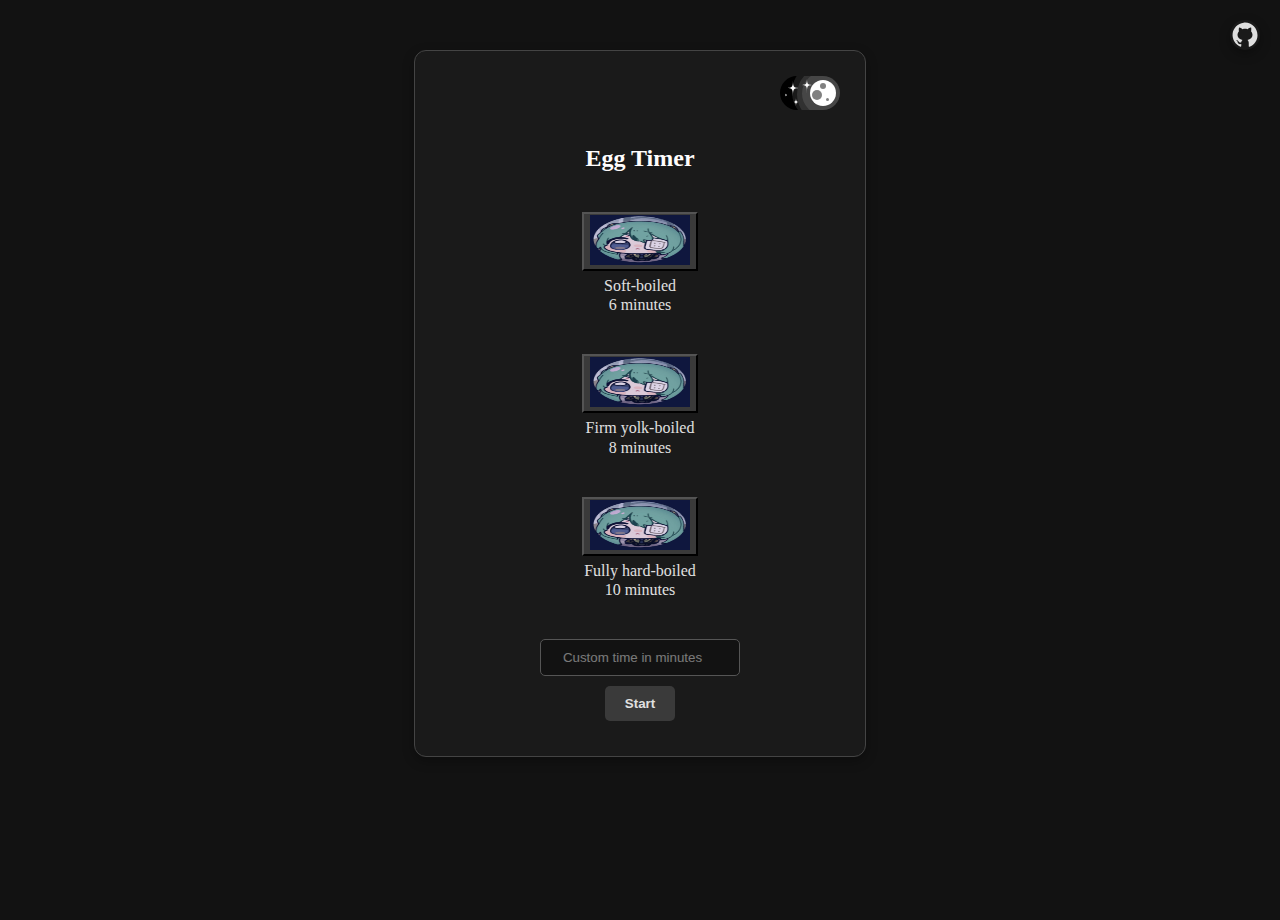
<file: index.html>
<!DOCTYPE html>
<html lang="en">
<head>
    <meta charset="UTF-8">
    <meta name="viewport" content="width=device-width, initial-scale=1.0">
    <link rel="stylesheet" href="css/styles.css">
    <title>Egg Timer</title>
</head>
<body>

    
    <div class="parent">
          <!-- From Uiverse.io by RiccardoRapelli --> 
           <!-- Dark Mode Toggle -->
<label class="switch">
  <input id="input" type="checkbox" checked="darkTheme" />
  <div class="slider round">
    <div class="sun-moon">
      <svg id="moon-dot-1" class="moon-dot" viewBox="0 0 100 100">
        <circle cx="50" cy="50" r="50"></circle>
      </svg>
      <svg id="moon-dot-2" class="moon-dot" viewBox="0 0 100 100">
        <circle cx="50" cy="50" r="50"></circle>
      </svg>
      <svg id="moon-dot-3" class="moon-dot" viewBox="0 0 100 100">
        <circle cx="50" cy="50" r="50"></circle>
      </svg>
      <svg id="light-ray-1" class="light-ray" viewBox="0 0 100 100">
        <circle cx="50" cy="50" r="50"></circle>
      </svg>
      <svg id="light-ray-2" class="light-ray" viewBox="0 0 100 100">
        <circle cx="50" cy="50" r="50"></circle>
      </svg>
      <svg id="light-ray-3" class="light-ray" viewBox="0 0 100 100">
        <circle cx="50" cy="50" r="50"></circle>
      </svg>

      <svg id="cloud-1" class="cloud-dark" viewBox="0 0 100 100">
        <circle cx="50" cy="50" r="50"></circle>
      </svg>
      <svg id="cloud-2" class="cloud-dark" viewBox="0 0 100 100">
        <circle cx="50" cy="50" r="50"></circle>
      </svg>
      <svg id="cloud-3" class="cloud-dark" viewBox="0 0 100 100">
        <circle cx="50" cy="50" r="50"></circle>
      </svg>
      <svg id="cloud-4" class="cloud-light" viewBox="0 0 100 100">
        <circle cx="50" cy="50" r="50"></circle>
      </svg>
      <svg id="cloud-5" class="cloud-light" viewBox="0 0 100 100">
        <circle cx="50" cy="50" r="50"></circle>
      </svg>
      <svg id="cloud-6" class="cloud-light" viewBox="0 0 100 100">
        <circle cx="50" cy="50" r="50"></circle>
      </svg>
    </div>
    <div class="stars">
      <svg id="star-1" class="star" viewBox="0 0 20 20">
        <path
          d="M 0 10 C 10 10,10 10 ,0 10 C 10 10 , 10 10 , 10 20 C 10 10 , 10 10 , 20 10 C 10 10 , 10 10 , 10 0 C 10 10,10 10 ,0 10 Z"
        ></path>
      </svg>
      <svg id="star-2" class="star" viewBox="0 0 20 20">
        <path
          d="M 0 10 C 10 10,10 10 ,0 10 C 10 10 , 10 10 , 10 20 C 10 10 , 10 10 , 20 10 C 10 10 , 10 10 , 10 0 C 10 10,10 10 ,0 10 Z"
        ></path>
      </svg>
      <svg id="star-3" class="star" viewBox="0 0 20 20">
        <path
          d="M 0 10 C 10 10,10 10 ,0 10 C 10 10 , 10 10 , 10 20 C 10 10 , 10 10 , 20 10 C 10 10 , 10 10 , 10 0 C 10 10,10 10 ,0 10 Z"
        ></path>
      </svg>
      <svg id="star-4" class="star" viewBox="0 0 20 20">
        <path
          d="M 0 10 C 10 10,10 10 ,0 10 C 10 10 , 10 10 , 10 20 C 10 10 , 10 10 , 20 10 C 10 10 , 10 10 , 10 0 C 10 10,10 10 ,0 10 Z"
        ></path>
      </svg>
    </div>
  </div>
</label>
        <div class="header">
          <div class="title">
              <h1>Egg Timer</h1>
          </div>
        </div>
        <div class="div1">
            <button id='soft-boiled' onclick=myFunction()>
                <img src="images/egg.jpg" alt="Button Image" width="100" height="50">
              </button>
                <div class="eggtext">
                    <p>Soft-boiled</p>
                    <p>6 minutes</p>
                </div>
        </div>
        <div class="div2">      
                <button id="firm-yolk" onclick=myFunction()>
                    <img src="images/egg.jpg" alt="Button Image" width="100" height="50">
                  </button>
                    <div class="eggtext">
                        <p>Firm yolk-boiled</p>
                        <p>8 minutes</p>
                    </div>
            </div>
        <div class="div3">
                <button id="hard-boiled" onclick=myFunction()>
                    <img src="images/egg.jpg" alt="Button Image" width="100" height="50">
                  </button>
                    <div class="eggtext">
                        <p>Fully hard-boiled</p>
                        <p>10 minutes</p>
                    </div>
            </div>
        
        <div class="div4">
            <input type="number" id="Custom" placeholder="Custom time in minutes" min="0">
            <button id="startButton" class='egg-button'>Start</button>
        </div>
  </div>
  <div class="socials">
    <a class="link"
     href="https://github.com/szarie/egg_timer" 
     aria-label="Project GitHub" target="_blank"
      rel="noopener noreferrer">
          <svg xmlns="http://www.w3.org/2000/svg" viewBox="0 0 24 24" width="24px" height="24px">    
            <path d="M10.9,2.1c-4.6,0.5-8.3,4.2-8.8,8.7c-0.5,4.7,2.2,8.9,6.3,10.5C8.7,21.4,9,21.2,9,20.8v-1.6c0,0-0.4,0.1-0.9,0.1 c-1.4,0-2-1.2-2.1-1.9c-0.1-0.4-0.3-0.7-0.6-1C5.1,16.3,5,16.3,5,16.2C5,16,5.3,16,5.4,16c0.6,0,1.1,0.7,1.3,1c0.5,0.8,1.1,1,1.4,1 c0.4,0,0.7-0.1,0.9-0.2c0.1-0.7,0.4-1.4,1-1.8c-2.3-0.5-4-1.8-4-4c0-1.1,0.5-2.2,1.2-3C7.1,8.8,7,8.3,7,7.6c0-0.4,0-0.9,0.2-1.3 C7.2,6.1,7.4,6,7.5,6c0,0,0.1,0,0.1,0C8.1,6.1,9.1,6.4,10,7.3C10.6,7.1,11.3,7,12,7s1.4,0.1,2,0.3c0.9-0.9,2-1.2,2.5-1.3 c0,0,0.1,0,0.1,0c0.2,0,0.3,0.1,0.4,0.3C17,6.7,17,7.2,17,7.6c0,0.8-0.1,1.2-0.2,1.4c0.7,0.8,1.2,1.8,1.2,3c0,2.2-1.7,3.5-4,4 c0.6,0.5,1,1.4,1,2.3v2.6c0,0.3,0.3,0.6,0.7,0.5c3.7-1.5,6.3-5.1,6.3-9.3C22,6.1,16.9,1.4,10.9,2.1z"/>
          </svg>
        </a>
  </div>

  <div class="music-section">
    <iframe style="border-radius:12px"
     src="https://open.spotify.com/embed/playlist/4qxqza5NHIKCE3Vs1TDAFQ?utm_source=generator"
      width="100%"
      height="152"
      frameBorder="0"
      allowfullscreen=""
      allow="autoplay; clipboard-write; encrypted-media; fullscreen; picture-in-picture" 
      loading="lazy"></iframe>
  </div>
    <script src="js/script.js"></script>
</body>
</html>
</file>
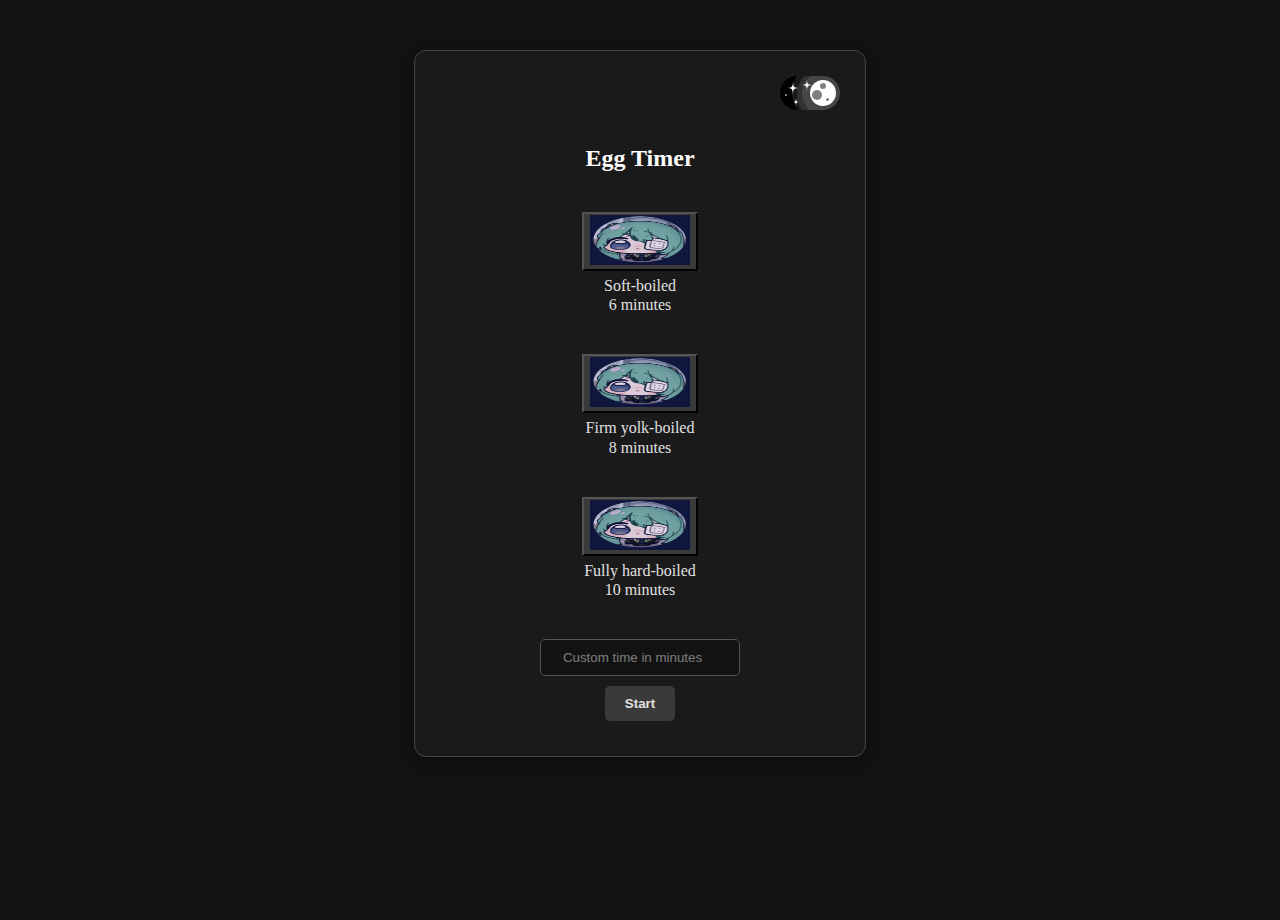
<file: egg-timer/templates/index.html>
<!DOCTYPE html>
<html lang="en">
<head>
    <meta charset="UTF-8">
    <meta name="viewport" content="width=device-width, initial-scale=1.0">
    <link rel="stylesheet" href="/egg-timer/static/css/styles.css">
    <title>Egg Timerasd</title>
</head>
<body>

    
    <div class="parent">
          <!-- From Uiverse.io by RiccardoRapelli --> 
           <!-- Dark Mode Toggle -->
<label class="switch">
  <input id="input" type="checkbox" checked="darkTheme" />
  <div class="slider round">
    <div class="sun-moon">
      <svg id="moon-dot-1" class="moon-dot" viewBox="0 0 100 100">
        <circle cx="50" cy="50" r="50"></circle>
      </svg>
      <svg id="moon-dot-2" class="moon-dot" viewBox="0 0 100 100">
        <circle cx="50" cy="50" r="50"></circle>
      </svg>
      <svg id="moon-dot-3" class="moon-dot" viewBox="0 0 100 100">
        <circle cx="50" cy="50" r="50"></circle>
      </svg>
      <svg id="light-ray-1" class="light-ray" viewBox="0 0 100 100">
        <circle cx="50" cy="50" r="50"></circle>
      </svg>
      <svg id="light-ray-2" class="light-ray" viewBox="0 0 100 100">
        <circle cx="50" cy="50" r="50"></circle>
      </svg>
      <svg id="light-ray-3" class="light-ray" viewBox="0 0 100 100">
        <circle cx="50" cy="50" r="50"></circle>
      </svg>

      <svg id="cloud-1" class="cloud-dark" viewBox="0 0 100 100">
        <circle cx="50" cy="50" r="50"></circle>
      </svg>
      <svg id="cloud-2" class="cloud-dark" viewBox="0 0 100 100">
        <circle cx="50" cy="50" r="50"></circle>
      </svg>
      <svg id="cloud-3" class="cloud-dark" viewBox="0 0 100 100">
        <circle cx="50" cy="50" r="50"></circle>
      </svg>
      <svg id="cloud-4" class="cloud-light" viewBox="0 0 100 100">
        <circle cx="50" cy="50" r="50"></circle>
      </svg>
      <svg id="cloud-5" class="cloud-light" viewBox="0 0 100 100">
        <circle cx="50" cy="50" r="50"></circle>
      </svg>
      <svg id="cloud-6" class="cloud-light" viewBox="0 0 100 100">
        <circle cx="50" cy="50" r="50"></circle>
      </svg>
    </div>
    <div class="stars">
      <svg id="star-1" class="star" viewBox="0 0 20 20">
        <path
          d="M 0 10 C 10 10,10 10 ,0 10 C 10 10 , 10 10 , 10 20 C 10 10 , 10 10 , 20 10 C 10 10 , 10 10 , 10 0 C 10 10,10 10 ,0 10 Z"
        ></path>
      </svg>
      <svg id="star-2" class="star" viewBox="0 0 20 20">
        <path
          d="M 0 10 C 10 10,10 10 ,0 10 C 10 10 , 10 10 , 10 20 C 10 10 , 10 10 , 20 10 C 10 10 , 10 10 , 10 0 C 10 10,10 10 ,0 10 Z"
        ></path>
      </svg>
      <svg id="star-3" class="star" viewBox="0 0 20 20">
        <path
          d="M 0 10 C 10 10,10 10 ,0 10 C 10 10 , 10 10 , 10 20 C 10 10 , 10 10 , 20 10 C 10 10 , 10 10 , 10 0 C 10 10,10 10 ,0 10 Z"
        ></path>
      </svg>
      <svg id="star-4" class="star" viewBox="0 0 20 20">
        <path
          d="M 0 10 C 10 10,10 10 ,0 10 C 10 10 , 10 10 , 10 20 C 10 10 , 10 10 , 20 10 C 10 10 , 10 10 , 10 0 C 10 10,10 10 ,0 10 Z"
        ></path>
      </svg>
    </div>
  </div>
</label>
        <div class="header">
          <div class="title">
              <h1>Egg Timer</h1>
          </div>
        </div>
        <div class="div1">
            <button id='soft-boiled' onclick=myFunction()>
                <img src="/egg-timer/static/images/egg.jpg" alt="Button Image" width="100" height="50">
              </button>
                <div class="eggtext">
                    <p>Soft-boiled</p>
                    <p>6 minutes</p>
                </div>
        </div>
        <div class="div2">      
                <button id="firm-yolk" onclick=myFunction()>
                    <img src="/egg-timer/static/images/egg.jpg" alt="Button Image" width="100" height="50">
                  </button>
                    <div class="eggtext">
                        <p>Firm yolk-boiled</p>
                        <p>8 minutes</p>
                    </div>
            </div>
        <div class="div3">
                <button id="hard-boiled" onclick=myFunction()>
                    <img src="/egg-timer/static/images/egg.jpg" alt="Button Image" width="100" height="50">
                  </button>
                    <div class="eggtext">
                        <p>Fully hard-boiled</p>
                        <p>10 minutes</p>
                    </div>
            </div>
        
        <div class="div4">
            <input type="number" id="Custom" placeholder="Custom time in minutes" min="0">
            <button id="startButton" class='egg-buttton'>Start</button>
        </div>
  </div>
  <div class="music-section">
    <iframe style="border-radius:12px"
     src="https://open.spotify.com/embed/playlist/4qxqza5NHIKCE3Vs1TDAFQ?utm_source=generator"
      width="100%"
      height="152"
      frameBorder="0"
      allowfullscreen=""
      allow="autoplay; clipboard-write; encrypted-media; fullscreen; picture-in-picture" 
      loading="lazy"></iframe>
  </div>
    <script src="/egg-timer/static/js/script.js"></script>
</body>
</html>
</file>
<file: css/styles.css>
body {
    display: flex;
    flex-direction: column;
    align-items: center;
    justify-content: flex-start;
    min-height: 100vh;
    margin: 0;
    padding-top: 20px;
}

.header {
    display: flex;
    flex-direction: column;
    align-items: center;
    width: 100%;
    margin-bottom: 10px;
}

.title h1 {
    font-size: 1.5rem;
    text-align: center;
    margin: 0;
    color: var(--header-color);
}

.logo {
    max-width: 80px;
    margin-bottom: 10px;
}

.parent {
    display: flex;
    flex-direction: column;
    align-items: center;
    gap: 20px;
    width: 80%;
    max-width: 400px;
    margin: 30px auto;
    padding: 25px;
    border-radius: 12px;
    background-color: var(--container-bg);
    border: 1px solid var(--container-border);
    box-shadow: 0 4px 12px var(--container-shadow);
}

.div1,
.div2,
.div3,
.div4 {
    display: flex;
    flex-direction: column;
    align-items: center;
    justify-content: center;
    width: 50%;
    transition: all 0.3s ease;
    position: relative;
    padding: 10px;
    border-radius: 8px;

}

.div1:hover,
.div2:hover,
.div3:hover {
    transform: translateY(-5px) scale(1.03);
    box-shadow: 0 10px 20px var(--shadow-color);
    z-index: 10;
}


.div1:hover img,
.div2:hover img,
.div3:hover img,
.div4:hover img,
.div1:hover .eggtext,
.div2:hover .eggtext,
.div3:hover .eggtext {
    transform: scale(1.05);
    transition: transform 0.3s ease;
}

button {
    cursor: pointer;
}

input {
    width: 100%;
    padding: 10px;
    text-align: center;
    border-radius: 5px;
    border: 1px solid #ccc;
    box-sizing: border-box;

}

.eggtext {
    font-size: 1rem;
    margin-top: 5px;
    text-align: center;
    color: var(--text-color);
}

.eggtext p {
    margin: 0;
    padding: 0;
    line-height: 1.2;
}


.timer-display {
    font-size: 4rem;
    text-align: center;
    margin: 20px 0;
    color: var(--text-color);
}

.return-button {
    padding: 10px 20px;
    margin-top: 20px auto;
    display: block;
    background-color: var(--button-bg);
    color: var(--button-text);
    border: none;
    border-radius: 5px;
    cursor: pointer;
    min-width: 120px;
}


.cancel-button {
    padding: 10px 20px;
    margin-top: 20px;
    background-color: var(--button-bg);
    color: var(--button-text);
    border: none;
    border-radius: 5px;
    cursor: pointer;
}

.cancel-button:hover,
.return-button:hover {
    opacity: 0.9;
}

#startButton {
    padding: 10px 20px;
    font-weight: bold;
    border-radius: 5px;
    border: none;
    margin-top: 10px;
    background-color: var(--button-bg);
}

#startButton:hover {
    transform: scale(1.05);
    transition: transform 0.3s ease;
}


.egg-button {
    border: none;
    background-color: transparent;
    cursor: pointer;
}

.music-section {
    position: fixed;
    bottom: 20px;
    left: 20px;
    width: 300px;
    max-width: 30%;
    margin: 0;
    text-align: left;
    z-index: 100;
}

.spotify-player {
    width: 100%;
    margin: 0;
}

.socials {
    position: fixed;
    top: 20px;
    right: 20px;

}

.link {
    display: flex;
    justify-content: center;
    align-self: center;
    width: 30px;
    height: 30px;
    border-radius: 50%;
    background-color: var(--container-bg);
    box-shadow: 0 4px 12px var(--container-shadow);
    transition: all 0.3s ease;
}

.link:hover {
    transform: translate(-3px);
    bottom: 0 5px 10px var(--shadow-color);
    background-color: #f5f5f5;
}

.link svg {
    width: 30px;
    height: 30px;
    fill: var(--text-color);
}

@media (max-width: 786px) {
    .socials {
        top: 10px;
        right: 10px;
    }
}


@media (max-width: 480px) {
    .music-section {
        width: 200px;
        bottom: 10px;
        left: 10px;
    }

    iframe {
        height: 150px;
    }
}

@media (max-width: 768px) {
    .parent {
        width: 95%;
    }

    .div1,
    .div2,
    .div3,
    .div4 {
        width: 80%;
    }
}


/* From Uiverse.io by RiccardoRapelli */
.switch {
    position: relative;
    /* top: 50px; */
    /* Position from the top */
    /* right: 200px; */
    /* Position from the right */
    display: flex;
    align-self: flex-end;
    margin-bottom: 15px;
    width: 60px;
    height: 34px;
    /* z-index: 100; */
    /* Ensure it appears above other elements */
}

.switch #input {
    opacity: 0;
    width: 0;
    height: 0;
}

.slider {
    position: absolute;
    cursor: pointer;
    top: 0;
    left: 0;
    right: 0;
    bottom: 0;
    background-color: #2196f3;
    -webkit-transition: 0.4s;
    transition: 0.4s;
    z-index: 0;
    overflow: hidden;
}

.sun-moon {
    position: absolute;
    content: "";
    height: 26px;
    width: 26px;
    left: 4px;
    bottom: 4px;
    background-color: yellow;
    -webkit-transition: 0.4s;
    transition: 0.4s;

}

#input:checked+.slider {
    background-color: black;
}

#input:focus+.slider {
    box-shadow: 0 0 1px #2196f3;
}

#input:checked+.slider .sun-moon {
    -webkit-transform: translateX(26px);
    -ms-transform: translateX(26px);
    transform: translateX(26px);
    background-color: white;
    -webkit-animation: rotate-center 0.6s ease-in-out both;
    animation: rotate-center 0.6s ease-in-out both;
}

.moon-dot {
    opacity: 0;
    transition: 0.4s;
    fill: gray;
}

#input:checked+.slider .sun-moon .moon-dot {
    opacity: 1;
}

.slider.round {
    border-radius: 34px;
}

.slider.round .sun-moon {
    border-radius: 50%;
}

#moon-dot-1 {
    left: 10px;
    top: 3px;
    position: absolute;
    width: 6px;
    height: 6px;
    z-index: 4;
}

#moon-dot-2 {
    left: 2px;
    top: 10px;
    position: absolute;
    width: 10px;
    height: 10px;
    z-index: 4;
}

#moon-dot-3 {
    left: 16px;
    top: 18px;
    position: absolute;
    width: 3px;
    height: 3px;
    z-index: 4;
}

#light-ray-1 {
    left: -8px;
    top: -8px;
    position: absolute;
    width: 43px;
    height: 43px;
    z-index: -1;
    fill: white;
    opacity: 10%;
}

#light-ray-2 {
    left: -50%;
    top: -50%;
    position: absolute;
    width: 55px;
    height: 55px;
    z-index: -1;
    fill: white;
    opacity: 10%;
}

#light-ray-3 {
    left: -18px;
    top: -18px;
    position: absolute;
    width: 60px;
    height: 60px;
    z-index: -1;
    fill: white;
    opacity: 10%;
}

.cloud-light {
    position: absolute;
    fill: var(--cloud-light-color, #eee);
    animation-name: cloud-move;
    animation-duration: 6s;
    animation-iteration-count: infinite;
}

.cloud-dark {
    position: absolute;
    fill: var(--cloud-dark-color, #ccc);
    animation-name: cloud-move;
    animation-duration: 6s;
    animation-iteration-count: infinite;
    animation-delay: 1s;
}

#cloud-1 {
    left: 30px;
    top: 15px;
    width: 40px;
}

#cloud-2 {
    left: 44px;
    top: 10px;
    width: 20px;
}

#cloud-3 {
    left: 18px;
    top: 24px;
    width: 30px;
}

#cloud-4 {
    left: 36px;
    top: 18px;
    width: 40px;
}

#cloud-5 {
    left: 48px;
    top: 14px;
    width: 20px;
}

#cloud-6 {
    left: 22px;
    top: 26px;
    width: 30px;
}

@keyframes cloud-move {
    0% {
        transform: translateX(0px);
    }

    40% {
        transform: translateX(4px);
    }

    80% {
        transform: translateX(-4px);
    }

    100% {
        transform: translateX(0px);
    }
}

.stars {
    transform: translateY(-32px);
    opacity: 0;
    transition: 0.4s;
}

.star {
    fill: white;
    position: absolute;
    -webkit-transition: 0.4s;
    transition: 0.4s;
    animation-name: star-twinkle;
    animation-duration: 2s;
    animation-iteration-count: infinite;
}

#input:checked+.slider .stars {
    -webkit-transform: translateY(0);
    -ms-transform: translateY(0);
    transform: translateY(0);
    opacity: 1;
}

#star-1 {
    width: 20px;
    top: 2px;
    left: 3px;
    animation-delay: 0.3s;
}

#star-2 {
    width: 6px;
    top: 16px;
    left: 3px;
}

#star-3 {
    width: 12px;
    top: 20px;
    left: 10px;
    animation-delay: 0.6s;
}

#star-4 {
    width: 18px;
    top: 0px;
    left: 18px;
    animation-delay: 1.3s;
}

@keyframes star-twinkle {
    0% {
        transform: scale(1);
    }

    40% {
        transform: scale(1.2);
    }

    80% {
        transform: scale(0.8);
    }

    100% {
        transform: scale(1);
    }
}



:root {
    /* Light theme colors */
    --bg-color: #ffffff;
    --text-color: #333333;
    --header-color: #0f0a0a;
    --input-border: #cccccc;
    --button-bg: #2196f3;
    --button-text: white;
    --cloud-light-color: #eee;
    --cloud-dark-color: #ccc;
    --shadow-color: rgba(0, 0, 0, 0.2);
    --container-bg: rgba(255, 255, 255, 0.7);
    --container-border: #e0e0e0;
    --container-shadow: rgba(0, 0, 0, 0.1);
}

body.dark-theme {
    /* Dark theme colors */
    --bg-color: #121212;
    --text-color: #e0e0e0;
    --header-color: #fffdfd;
    --input-border: #555555;
    --button-bg: #3a3a3a;
    --button-text: #e0e0e0;
    --cloud-light-color: #555;
    --cloud-dark-color: #777;
    --shadow-color: rgba(255, 255, 255, 0.15);
    --container-bg: rgba(30, 30, 30, 0.7);
    --container-border: #444444;
    --container-shadow: rgba(0, 0, 0, 0.3);
}

::placeholder {
    color: var(--text-color);
    opacity: 0.5;
}

body {
    background-color: var(--bg-color);
    color: var(--text-color);
    transition: all 0.3s ease;
    /* Keep your existing body styles */
}

.title {
    color: var(--header-color);
    /* Keep your existing title styles */
}

input {
    border-color: var(--input-border);
    background-color: var(--bg-color);
    color: var(--text-color);
    /* Keep your existing input styles */
}

button {
    background-color: var(--button-bg);
    color: var(--button-text);
    /* Add any other button styles you need */
}
</file>
<file: egg-timer/static/css/styles.css>
body {
    display: flex;
    flex-direction: column;
    align-items: center;
    justify-content: flex-start;
    min-height: 100vh;
    margin: 0;
    padding-top: 20px;
}

.header {
    display: flex;
    flex-direction: column;
    align-items: center;
    width: 100%;
    margin-bottom: 10px;
}

.title h1 {
    font-size: 1.5rem;
    text-align: center;
    margin: 0;
    color: var(--header-color);
}

.logo {
    max-width: 80px;
    margin-bottom: 10px;
}

.parent {
    display: flex;
    flex-direction: column;
    align-items: center;
    gap: 20px;
    width: 80%;
    max-width: 400px;
    margin: 30px auto;
    padding: 25px;
    border-radius: 12px;
    background-color: var(--container-bg);
    border: 1px solid var(--container-border);
    box-shadow: 0 4px 12px var(--container-shadow);
}

.div1,
.div2,
.div3,
.div4 {
    display: flex;
    flex-direction: column;
    align-items: center;
    justify-content: center;
    width: 50%;
    transition: all 0.3s ease;
    position: relative;
    padding: 10px;
    border-radius: 8px;

}

.div1:hover,
.div2:hover,
.div3:hover {
    transform: translateY(-5px) scale(1.03);
    box-shadow: 0 10px 20px var(--shadow-color);
    z-index: 10;
}


.div1:hover img,
.div2:hover img,
.div3:hover img,
.div4:hover img,
.div1:hover .eggtext,
.div2:hover .eggtext,
.div3:hover .eggtext {
    transform: scale(1.05);
    transition: transform 0.3s ease;
}

button {
    cursor: pointer;
}

input {
    width: 100%;
    padding: 10px;
    text-align: center;
    border-radius: 5px;
    border: 1px solid #ccc;
    box-sizing: border-box;

}

.eggtext {
    font-size: 1rem;
    margin-top: 5px;
    text-align: center;
    color: var(--text-color);
}

.eggtext p {
    margin: 0;
    padding: 0;
    line-height: 1.2;
}


.timer-display {
    font-size: 4rem;
    text-align: center;
    margin: 20px 0;
    color: var(--text-color);
}

.cancel-button {
    padding: 10px 20px;
    margin-top: 20px;
    background-color: var(--button-bg);
    color: var(--button-text);
    border: none;
    border-radius: 5px;
    cursor: pointer;
}

.cancel-button:hover,
.return-button:hover {
    opacity: 0.9;
}

#startButton {
    padding: 10px 20px;
    font-weight: bold;
    border-radius: 5px;
    border: none;
    margin-top: 10px;
}

#startButton:hover {
    transform: scale(1.05);
    transition: transform 0.3s ease;
}


.egg-button {
    border: none;
    background-color: transparent;
    cursor: pointer;
}

.music-section {
    position: fixed;
    bottom: 20px;
    left: 20px;
    width: 300px;
    max-width: 30%;
    margin: 0;
    text-align: left;
    z-index: 100;
}

.spotify-player {
    width: 100%;
    margin: 0;
}

@media (max-width: 480px) {
    .music-section {
        width: 200px;
        bottom: 10px;
        left: 10px;
    }

    iframe {
        height: 150px;
    }
}

@media (max-width: 768px) {
    .parent {
        width: 95%;
    }

    .div1,
    .div2,
    .div3,
    .div4 {
        width: 80%;
    }
}


/* From Uiverse.io by RiccardoRapelli */
.switch {
    position: relative;
    /* top: 50px; */
    /* Position from the top */
    /* right: 200px; */
    /* Position from the right */
    display: flex;
    align-self: flex-end;
    margin-bottom: 15px;
    width: 60px;
    height: 34px;
    /* z-index: 100; */
    /* Ensure it appears above other elements */
}

.switch #input {
    opacity: 0;
    width: 0;
    height: 0;
}

.slider {
    position: absolute;
    cursor: pointer;
    top: 0;
    left: 0;
    right: 0;
    bottom: 0;
    background-color: #2196f3;
    -webkit-transition: 0.4s;
    transition: 0.4s;
    z-index: 0;
    overflow: hidden;
}

.sun-moon {
    position: absolute;
    content: "";
    height: 26px;
    width: 26px;
    left: 4px;
    bottom: 4px;
    background-color: yellow;
    -webkit-transition: 0.4s;
    transition: 0.4s;

}

#input:checked+.slider {
    background-color: black;
}

#input:focus+.slider {
    box-shadow: 0 0 1px #2196f3;
}

#input:checked+.slider .sun-moon {
    -webkit-transform: translateX(26px);
    -ms-transform: translateX(26px);
    transform: translateX(26px);
    background-color: white;
    -webkit-animation: rotate-center 0.6s ease-in-out both;
    animation: rotate-center 0.6s ease-in-out both;
}

.moon-dot {
    opacity: 0;
    transition: 0.4s;
    fill: gray;
}

#input:checked+.slider .sun-moon .moon-dot {
    opacity: 1;
}

.slider.round {
    border-radius: 34px;
}

.slider.round .sun-moon {
    border-radius: 50%;
}

#moon-dot-1 {
    left: 10px;
    top: 3px;
    position: absolute;
    width: 6px;
    height: 6px;
    z-index: 4;
}

#moon-dot-2 {
    left: 2px;
    top: 10px;
    position: absolute;
    width: 10px;
    height: 10px;
    z-index: 4;
}

#moon-dot-3 {
    left: 16px;
    top: 18px;
    position: absolute;
    width: 3px;
    height: 3px;
    z-index: 4;
}

#light-ray-1 {
    left: -8px;
    top: -8px;
    position: absolute;
    width: 43px;
    height: 43px;
    z-index: -1;
    fill: white;
    opacity: 10%;
}

#light-ray-2 {
    left: -50%;
    top: -50%;
    position: absolute;
    width: 55px;
    height: 55px;
    z-index: -1;
    fill: white;
    opacity: 10%;
}

#light-ray-3 {
    left: -18px;
    top: -18px;
    position: absolute;
    width: 60px;
    height: 60px;
    z-index: -1;
    fill: white;
    opacity: 10%;
}

.cloud-light {
    position: absolute;
    fill: var(--cloud-light-color, #eee);
    animation-name: cloud-move;
    animation-duration: 6s;
    animation-iteration-count: infinite;
}

.cloud-dark {
    position: absolute;
    fill: var(--cloud-dark-color, #ccc);
    animation-name: cloud-move;
    animation-duration: 6s;
    animation-iteration-count: infinite;
    animation-delay: 1s;
}

#cloud-1 {
    left: 30px;
    top: 15px;
    width: 40px;
}

#cloud-2 {
    left: 44px;
    top: 10px;
    width: 20px;
}

#cloud-3 {
    left: 18px;
    top: 24px;
    width: 30px;
}

#cloud-4 {
    left: 36px;
    top: 18px;
    width: 40px;
}

#cloud-5 {
    left: 48px;
    top: 14px;
    width: 20px;
}

#cloud-6 {
    left: 22px;
    top: 26px;
    width: 30px;
}

@keyframes cloud-move {
    0% {
        transform: translateX(0px);
    }

    40% {
        transform: translateX(4px);
    }

    80% {
        transform: translateX(-4px);
    }

    100% {
        transform: translateX(0px);
    }
}

.stars {
    transform: translateY(-32px);
    opacity: 0;
    transition: 0.4s;
}

.star {
    fill: white;
    position: absolute;
    -webkit-transition: 0.4s;
    transition: 0.4s;
    animation-name: star-twinkle;
    animation-duration: 2s;
    animation-iteration-count: infinite;
}

#input:checked+.slider .stars {
    -webkit-transform: translateY(0);
    -ms-transform: translateY(0);
    transform: translateY(0);
    opacity: 1;
}

#star-1 {
    width: 20px;
    top: 2px;
    left: 3px;
    animation-delay: 0.3s;
}

#star-2 {
    width: 6px;
    top: 16px;
    left: 3px;
}

#star-3 {
    width: 12px;
    top: 20px;
    left: 10px;
    animation-delay: 0.6s;
}

#star-4 {
    width: 18px;
    top: 0px;
    left: 18px;
    animation-delay: 1.3s;
}

@keyframes star-twinkle {
    0% {
        transform: scale(1);
    }

    40% {
        transform: scale(1.2);
    }

    80% {
        transform: scale(0.8);
    }

    100% {
        transform: scale(1);
    }
}



:root {
    /* Light theme colors */
    --bg-color: #ffffff;
    --text-color: #333333;
    --header-color: #0f0a0a;
    --input-border: #cccccc;
    --button-bg: #2196f3;
    --button-text: white;
    --cloud-light-color: #eee;
    --cloud-dark-color: #ccc;
    --shadow-color: rgba(0, 0, 0, 0.2);
    --container-bg: rgba(255, 255, 255, 0.7);
    --container-border: #e0e0e0;
    --container-shadow: rgba(0, 0, 0, 0.1);
}

body.dark-theme {
    /* Dark theme colors */
    --bg-color: #121212;
    --text-color: #e0e0e0;
    --header-color: #fffdfd;
    --input-border: #555555;
    --button-bg: #3a3a3a;
    --button-text: #e0e0e0;
    --cloud-light-color: #555;
    --cloud-dark-color: #777;
    --shadow-color: rgba(255, 255, 255, 0.15);
    --container-bg: rgba(30, 30, 30, 0.7);
    --container-border: #444444;
    --container-shadow: rgba(0, 0, 0, 0.3);
}

::placeholder {
    color: var(--text-color);
    opacity: 0.5;
}

body {
    background-color: var(--bg-color);
    color: var(--text-color);
    transition: all 0.3s ease;
    /* Keep your existing body styles */
}

.title {
    color: var(--header-color);
    /* Keep your existing title styles */
}

input {
    border-color: var(--input-border);
    background-color: var(--bg-color);
    color: var(--text-color);
    /* Keep your existing input styles */
}

button {
    background-color: var(--button-bg);
    color: var(--button-text);
    /* Add any other button styles you need */
}
</file>
